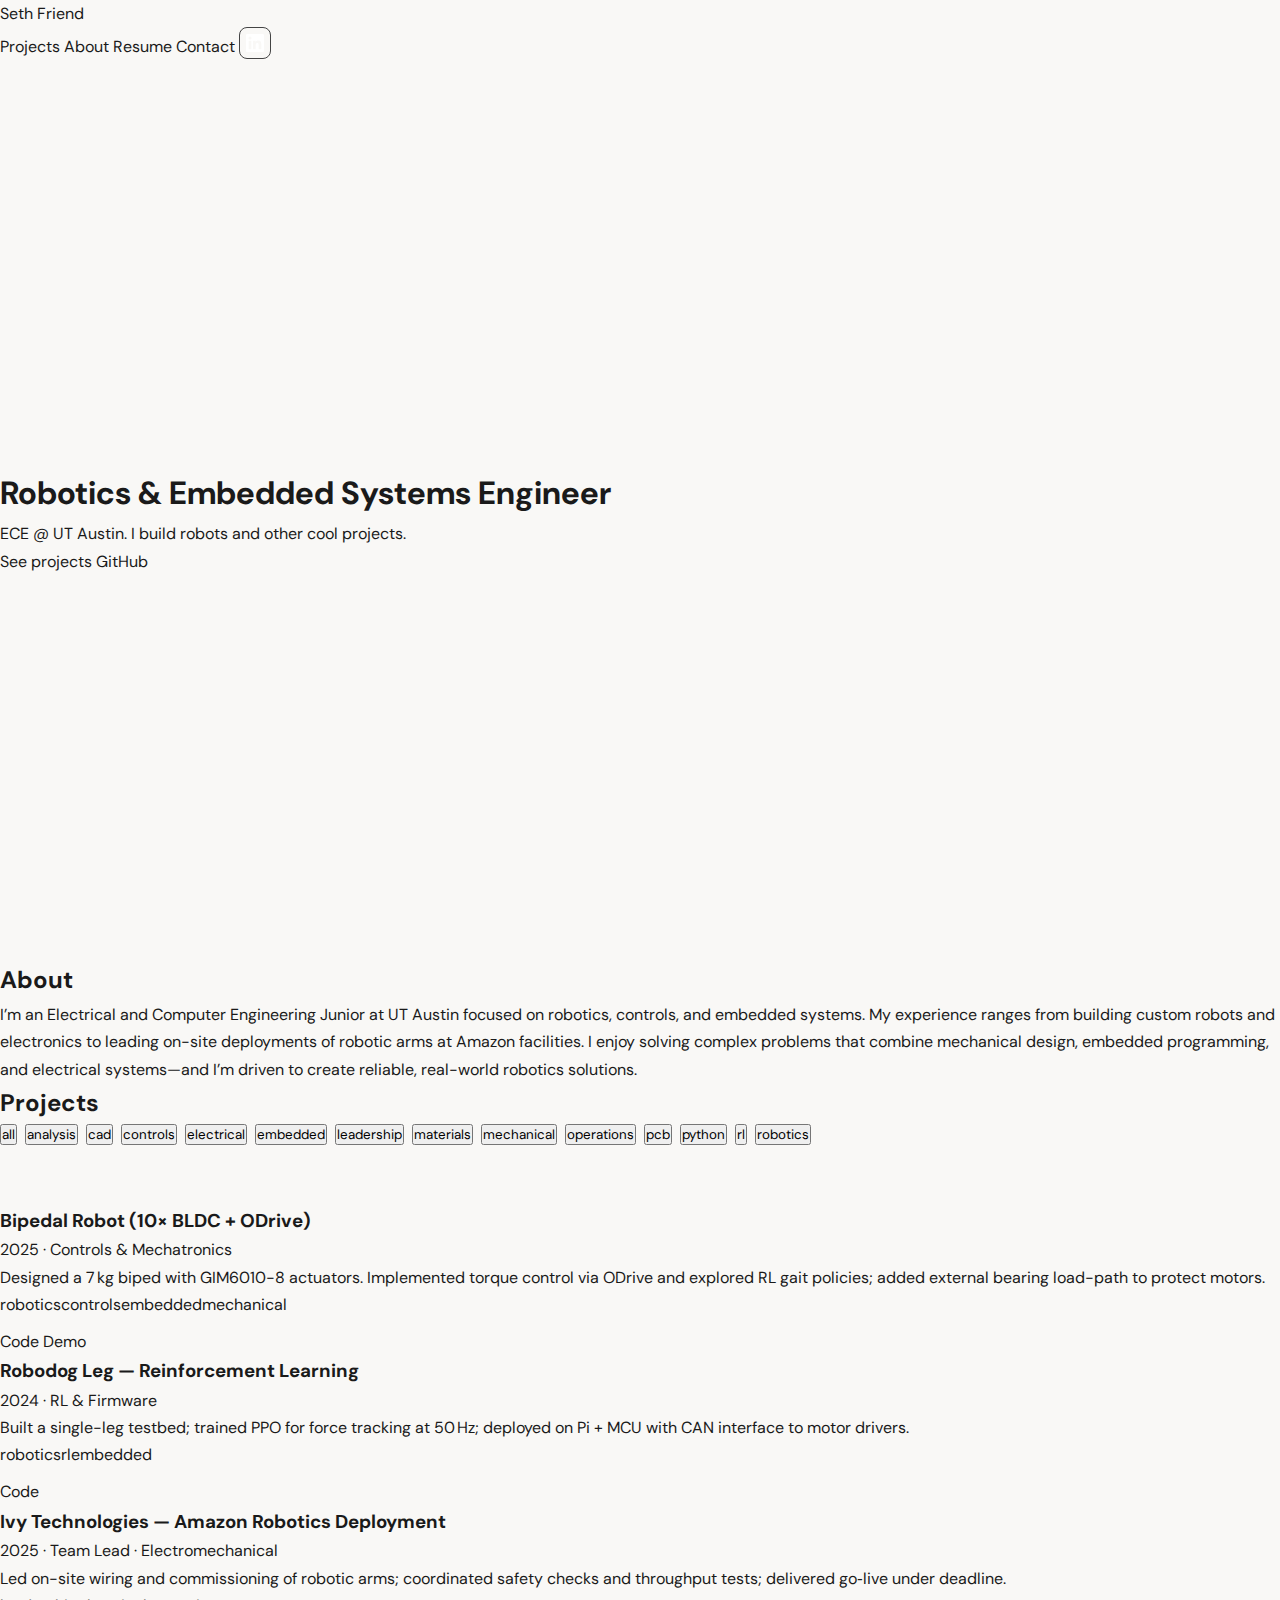
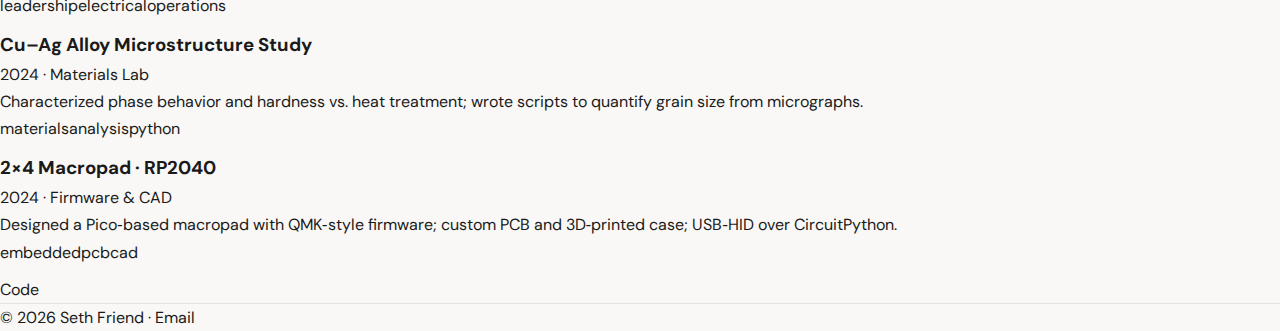
<file: index.html>
<!doctype html>
<html lang="en">
<head>
  <meta charset="utf-8">
  <meta name="viewport" content="width=device-width, initial-scale=1">
  <title>Seth Friend — Portfolio</title>
  <meta name="description" content="Portfolio of Seth Friend — robotics, controls, and embedded systems projects.">
  <link rel="stylesheet" href="css/styles.css">
  <link rel="icon" href="assets/favicon.png">
</head>
<body>
  <header>
    <div class="brand">Seth Friend</div>
    <nav>
      <a href="#projects">Projects</a>
      <a href="#about">About</a>
      <a href="seths_fall_2026_resume.pdf" target="_blank">Resume</a>
      <a href="mailto:seth@example.com">Contact</a>
<a href="https://www.linkedin.com/in/seth-friend2003" target="_blank" rel="noreferrer"
   style="display:inline-flex;align-items:center;justify-content:center;width:32px;height:32px;border:1px solid #444;border-radius:8px;color:#fff">
  <svg xmlns="http://www.w3.org/2000/svg" viewBox="0 0 24 24"
       width="18" height="18" aria-hidden="true" style="display:block;fill:currentColor">
    <path d="M22.225 0H1.771C.792 0 0 .774 0 1.729v20.542C0 23.225.792 24 1.771 24h20.454C23.2 24 24 23.225 24 22.271V1.729C24 .774 23.2 0 22.225 0zM7.119 20.452H3.56V9h3.559v11.452zM5.337 7.433a2.062 2.062 0 110-4.124 2.062 2.062 0 010 4.124zM20.447 20.452h-3.554V14.88c0-1.327-.027-3.037-1.852-3.037-1.853 0-2.137 1.447-2.137 2.939v5.67H9.351V9h3.414v1.561h.049c.477-.9 1.637-1.852 3.372-1.852 3.605 0 4.27 2.372 4.27 5.455v6.288z"/>
  </svg>
</a>
    </nav>
  </header>

  <section class="hero">
    <div>
      <h1>Robotics & Embedded Systems Engineer</h1>
      <p>ECE @ UT Austin. I build robots and other cool projects.</p>
      <div class="cta">
        <a class="btn" href="#projects">See projects</a>
        <a class="btn secondary" href="https://github.com/" target="_blank" rel="noreferrer">GitHub</a>
      </div>
    </div>
  </section>

  <section id="about">
    <h2>About</h2>
    <p>
      I’m an Electrical and Computer Engineering Junior at UT Austin focused on robotics, controls, and embedded systems. My experience ranges from building custom robots and electronics to leading on-site deployments of robotic arms at Amazon facilities. I enjoy solving complex problems that combine mechanical design, embedded programming, and electrical systems—and I’m driven to create reliable, real-world robotics solutions.
    </p>
  </section>

  <section id="projects">
    <h2>Projects</h2>
    <div class="filters" id="filters"></div>
    <div class="grid" id="projectGrid" aria-live="polite"></div>
  </section>

  <footer>
    <div>© <span id="year"></span> Seth Friend · <a href="mailto:friend.seth03@gmail.com">Email</a></div>
  </footer>

  <script>
    const grid = document.getElementById('projectGrid');
    const filtersEl = document.getElementById('filters');
    const state = { tag:null, data:[] };

    // Detect GitHub Pages project site base ("/<repo>") or user site ("/")
    const repo = (location.hostname.endsWith('github.io') ? location.pathname.split('/')[1] : '').trim();
    const BASE = repo ? `/${repo}` : '';
    const CANDIDATES = [
      `${BASE}/data/projects.json`,
      `${BASE}/projects.json`,
      'data/projects.json',
      'projects.json'
    ];

    async function loadProjects(urls){
      const errs = [];
      for (const u of urls){
        try{
          const r = await fetch(u, { cache: 'no-store' });
          if (!r.ok) throw new Error(`${r.status} ${r.statusText}`);
          const j = await r.json();
          console.log('Loaded projects from:', u);
          return j;
        }catch(e){
          errs.push(`${u} → ${e.message}`);
          console.warn('Failed:', u, e.message);
        }
      }
      throw new Error(errs.join('\n'));
    }

    function render(){
      grid.innerHTML = '';
      const items = state.data.filter(p => !state.tag || (p.tags||[]).includes(state.tag));
      if (!items.length){
        grid.innerHTML = '<p style="color:#888">No projects found.</p>';
        return;
      }
      for (const p of items){
        const card = document.createElement('article');
        card.className = 'card';
        card.innerHTML = `
  <h3>${p.title}</h3>
   ${p.image ? `<img src="${p.image}" alt="${p.title}" style="width:100%; border-radius:10px; margin-bottom:10px;">` : ""}
  <div class="meta">${p.when} · ${p.role}</div>
  <p>${p.summary}</p>
  <div class="chips">${p.tags.map(t=>`<span class="chip">${t}</span>`).join('')}</div>
  <div class="project-links" style="margin-top:10px;">
    ${p.links.github? `<a href="${p.links.github}" target="_blank" rel="noreferrer">Code</a>`:''}
    ${p.page ? `<a href="${p.page}">Read more</a>` : ""}
    ${p.links.demo? `<a href="${p.links.demo}" target="_blank" rel="noreferrer">Demo</a>`:''}
    ${p.links.report? `<a href="${p.links.report}" target="_blank" rel="noreferrer">Docs</a>`:''}
  </div>
`;
        grid.appendChild(card);
      }
    }

    function renderFilters(){
      const all = new Set();
      state.data.forEach(p => (p.tags||[]).forEach(t => all.add(t)));
      const tags = ['all', ...Array.from(all).sort()];
      filtersEl.innerHTML = tags.map(tag =>
        `<button class="filter${(state.tag===null && tag==='all') || state.tag===tag ? ' active' : ''}" data-t="${tag}">${tag}</button>`
      ).join('');
      filtersEl.onclick = (e) => {
        if (!e.target.matches('button')) return;
        const t = e.target.getAttribute('data-t');
        state.tag = (t === 'all') ? null : t;
        renderFilters(); render();
      };
    }

    loadProjects(CANDIDATES)
      .then(d => { state.data = d.projects || []; renderFilters(); render(); })
      .catch(err => {
        console.error('Could not load projects.json\n' + err.message);
        grid.innerHTML = '<div class="card" style="border-color:#e66"><h3>Could not load projects.json</h3><p>Check the file path and name.</p></div>';
      });

    document.getElementById('year').textContent = new Date().getFullYear();
  </script>

</body>
</html>
</file>
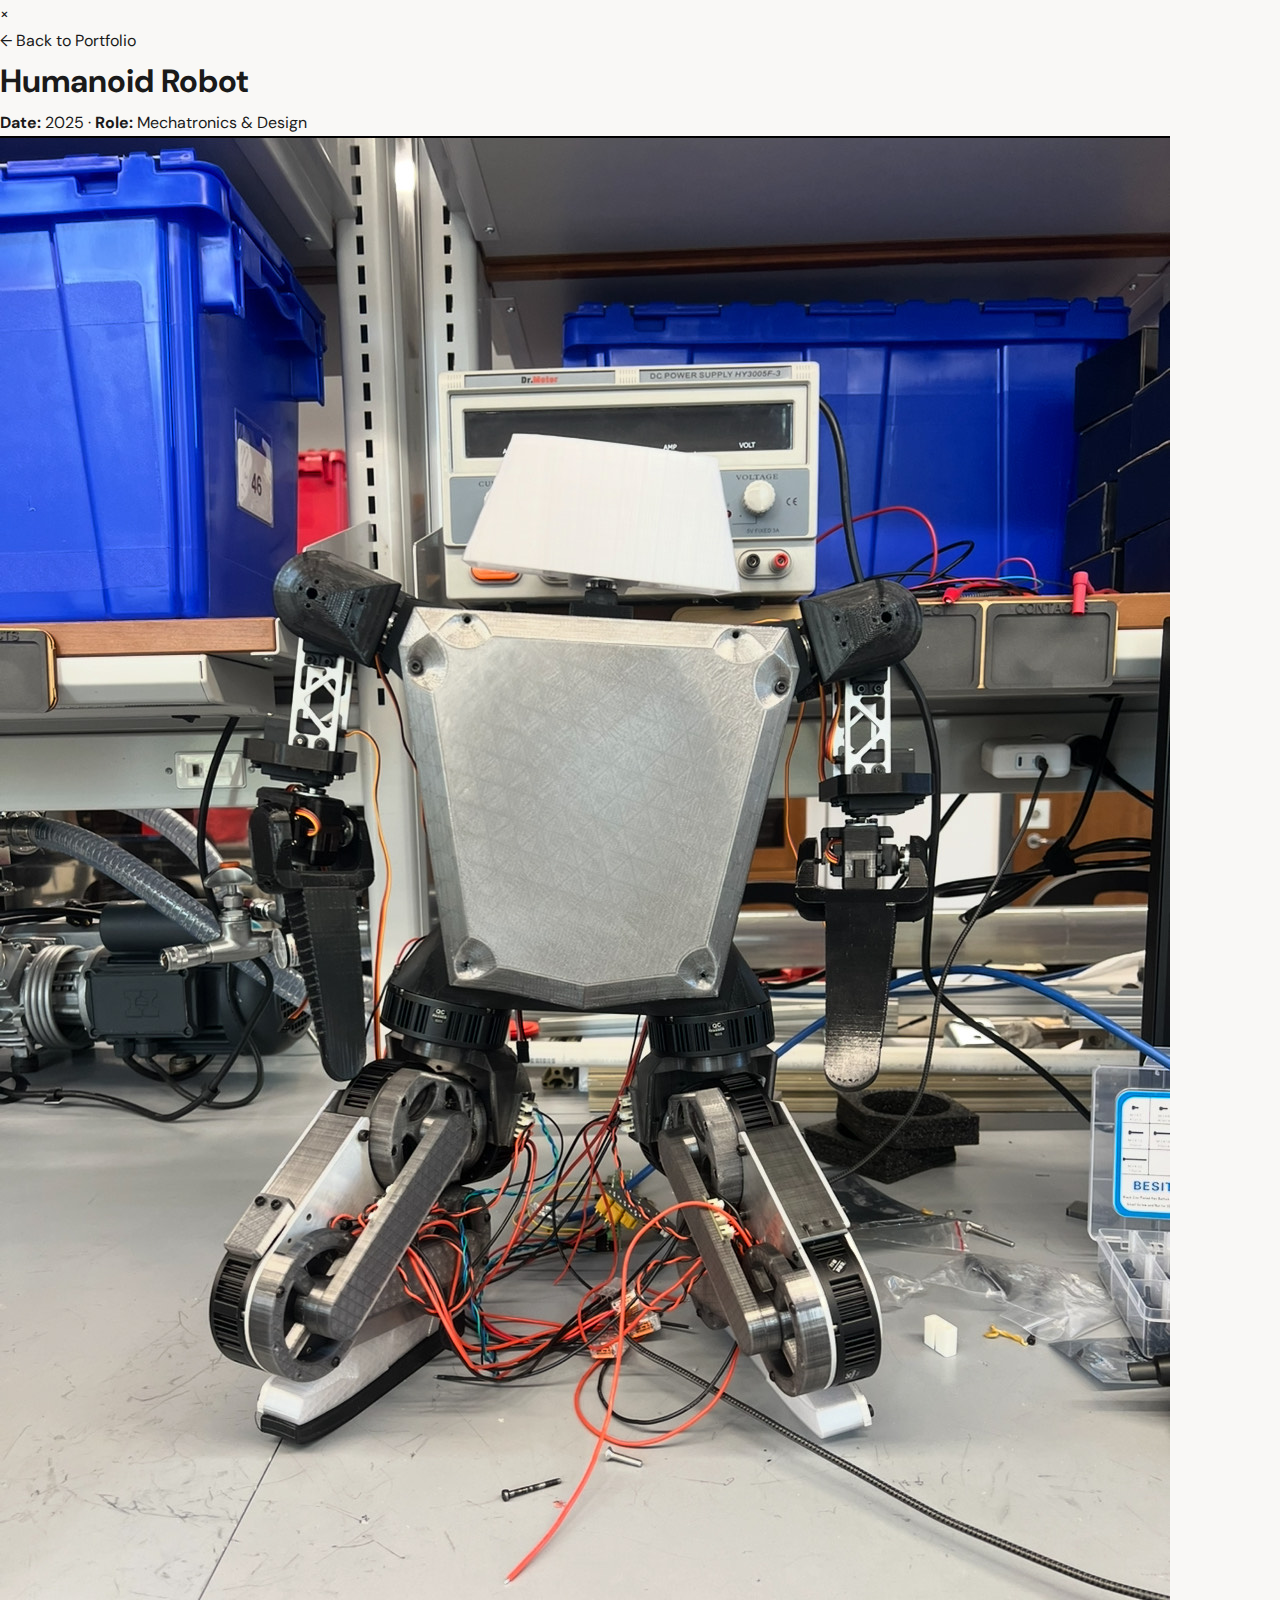
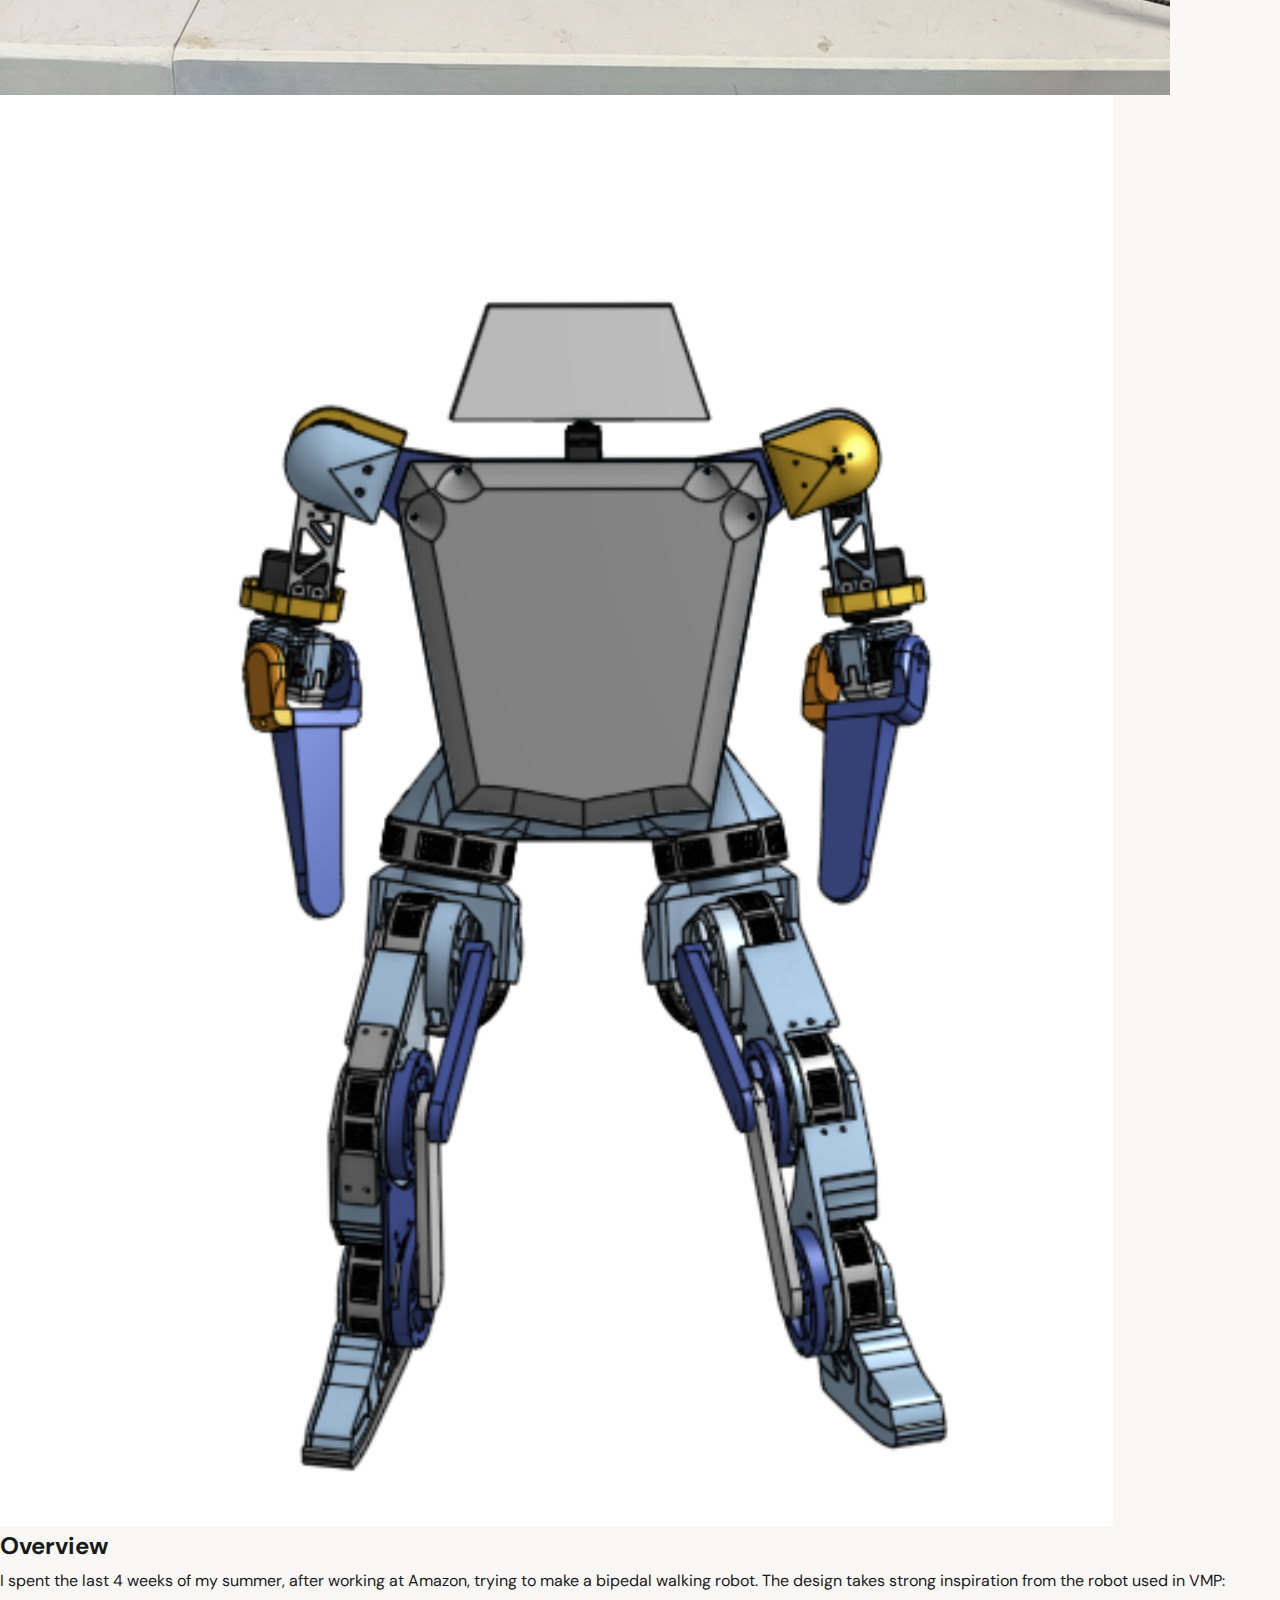
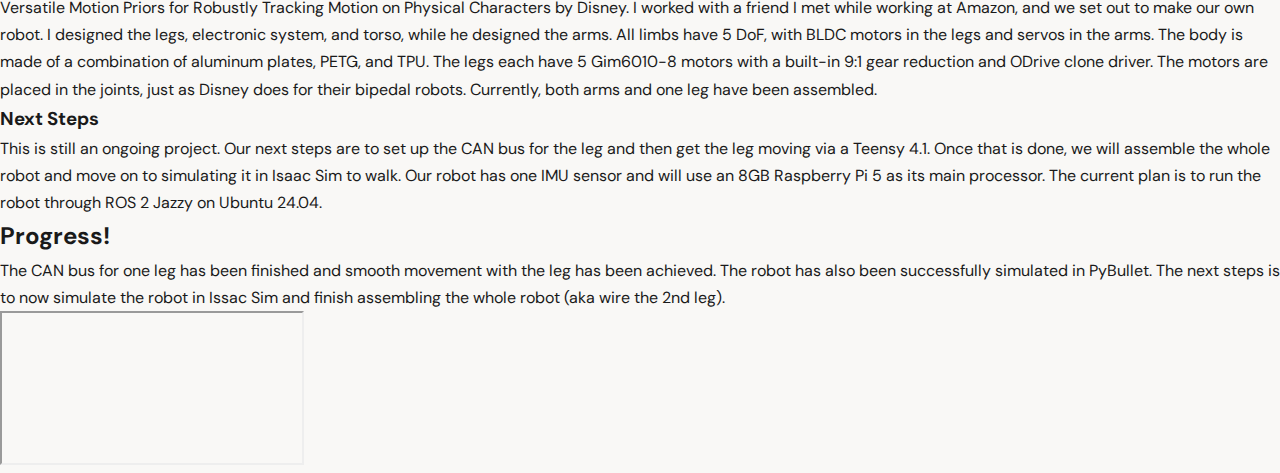
<file: projects/bipedal-robot.html>
<!doctype html>
<html lang="en">
<head>
  <meta charset="utf-8">
  <meta name="viewport" content="width=device-width, initial-scale=1">
  <title>Humanoid Robot — Seth Friend</title>
  <link rel="stylesheet" href="../css/styles.css">
</head>
  <div id="lightbox" class="lightbox" onclick="closeLightbox()">
  <span class="close">&times;</span>
  <img class="lightbox-content" id="lightbox-img">
  <div id="lightbox-caption"></div>
</div>

<body>
  <header><a href="../index.html">← Back to Portfolio</a></header>
  <main>
    <h1>Humanoid Robot</h1>
    <p><strong>Date:</strong> 2025 · <strong>Role:</strong> Mechatronics & Design</p>


</div>
           <div class="photo-row">
  <img src="../pictures/IMG_5398.jpeg" alt="First Build" class="project-photo" onclick="openLightbox(this)">
  <img src="../pictures/Screenshot 2025-08-28 161355.png" alt="CAD" class="project-photo" onclick="openLightbox(this)">
</div>
    <!-- <img class="responsive" src="../assets/handheld.jpg" alt="Handheld console"> -->
    <h2>Overview</h2>
    <p>
     I spent the last 4 weeks of my summer, after working at Amazon, trying to make a bipedal walking robot. The design takes strong inspiration from the robot used in VMP: Versatile Motion Priors for Robustly Tracking Motion on Physical Characters by Disney. I worked with a friend I met while working at Amazon, and we set out to make our own robot. I designed the legs, electronic system, and torso, while he designed the arms. All limbs have 5 DoF, with BLDC motors in the legs and servos in the arms. The body is made of a combination of aluminum plates, PETG, and TPU. The legs each have 5 Gim6010-8 motors with a built-in 9:1 gear reduction and ODrive clone driver. The motors are placed in the joints, just as Disney does for their bipedal robots. Currently, both arms and one leg have been assembled.
    <h3>Next Steps</h3>

      <p>
   This is still an ongoing project. Our next steps are to set up the CAN bus for the leg and then get the leg moving via a Teensy 4.1. Once that is done, we will assemble the whole robot and move on to simulating it in Isaac Sim to walk. Our robot has one IMU sensor and will use an 8GB Raspberry Pi 5 as its main processor. The current plan is to run the robot through ROS 2 Jazzy on Ubuntu 24.04.
  </p>
<h2>Progress!</h2>
          <p>
       The CAN bus for one leg has been finished and smooth movement with the leg has been achieved. The robot has also been successfully simulated in PyBullet. The next steps is to now simulate the robot in Issac Sim and finish assembling the whole robot (aka wire the 2nd leg). 
      
    </p>
     <div class="video-row">
    <div class="video">
      <iframe src="https://youtube.com/embed/x8Zw8PzQm84" allowfullscreen></iframe>
    </div>
  </div>
  </main>
</body>
</html>

<script>
function openLightbox(img) {
  document.getElementById("lightbox").style.display = "flex";
  document.getElementById("lightbox-img").src = img.src;
  document.getElementById("lightbox-caption").innerText = img.alt;
}

function closeLightbox() {
  document.getElementById("lightbox").style.display = "none";
}
</script>
</file>
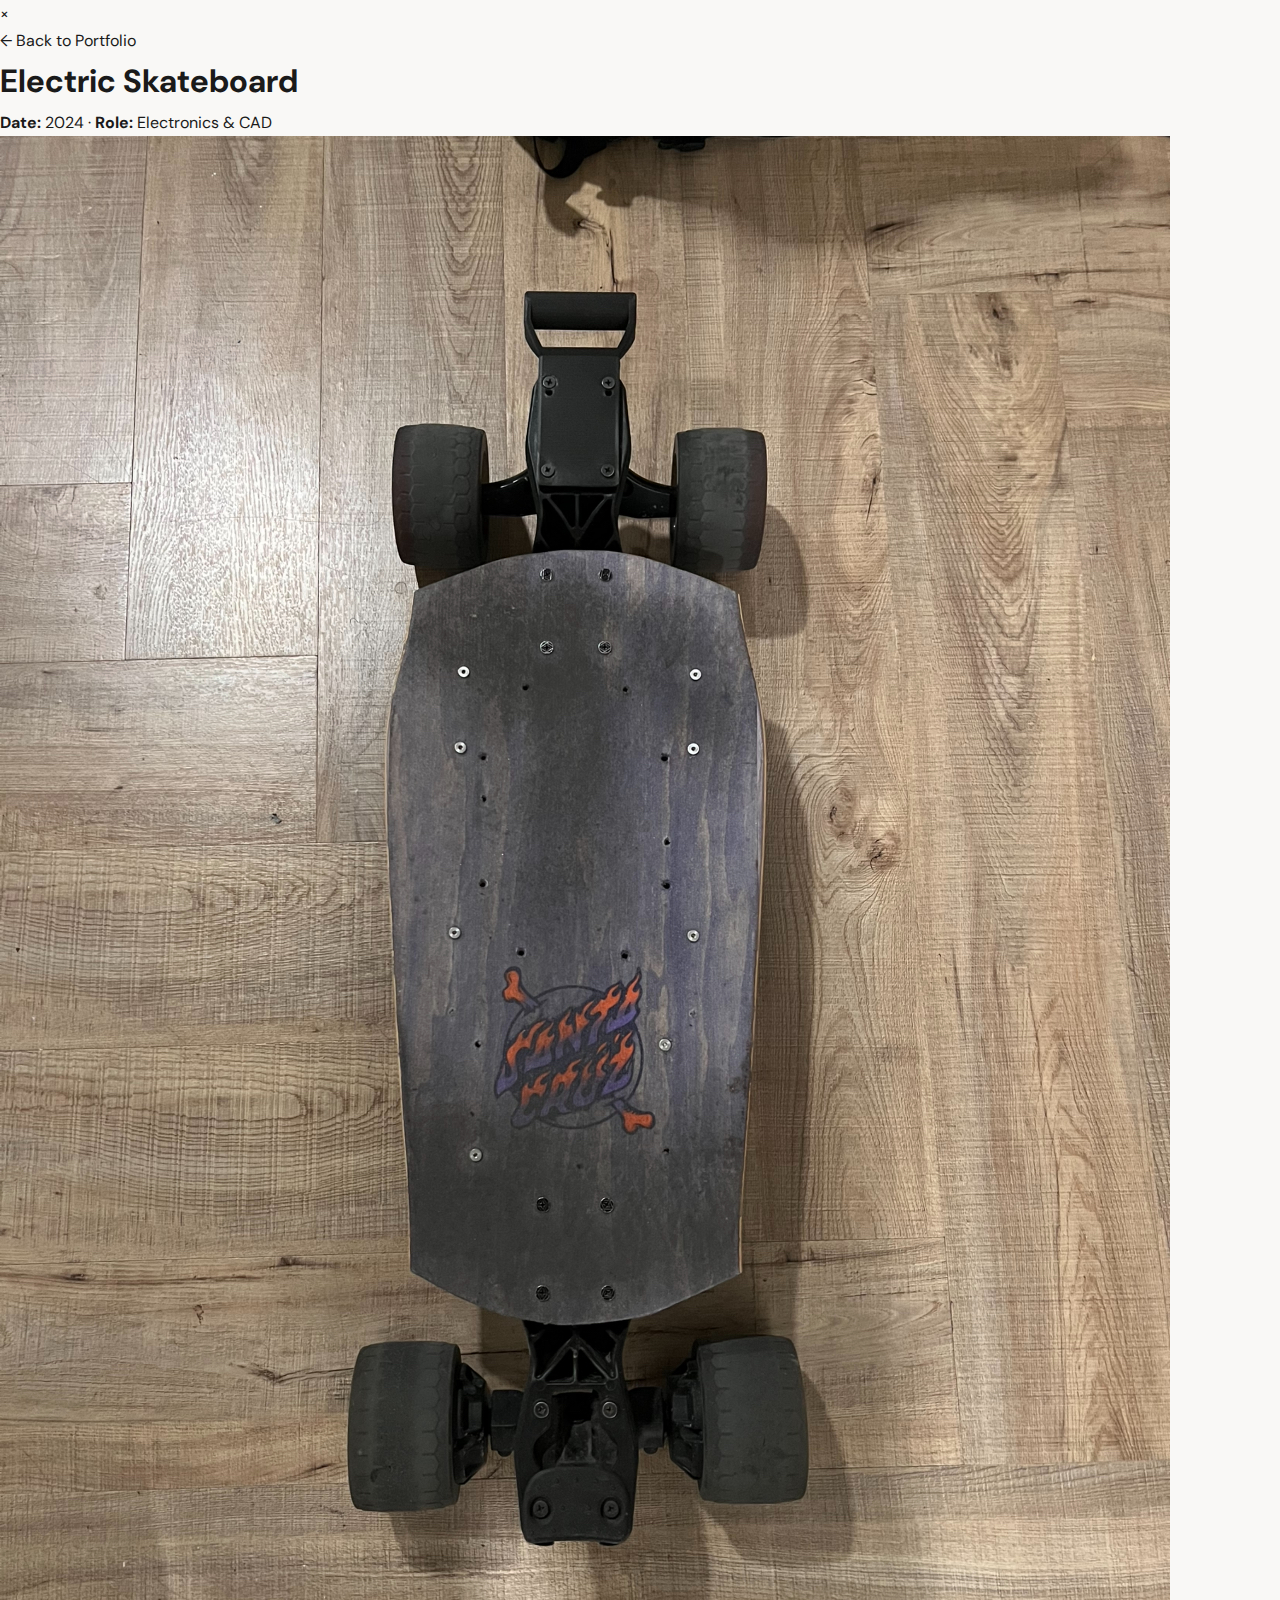
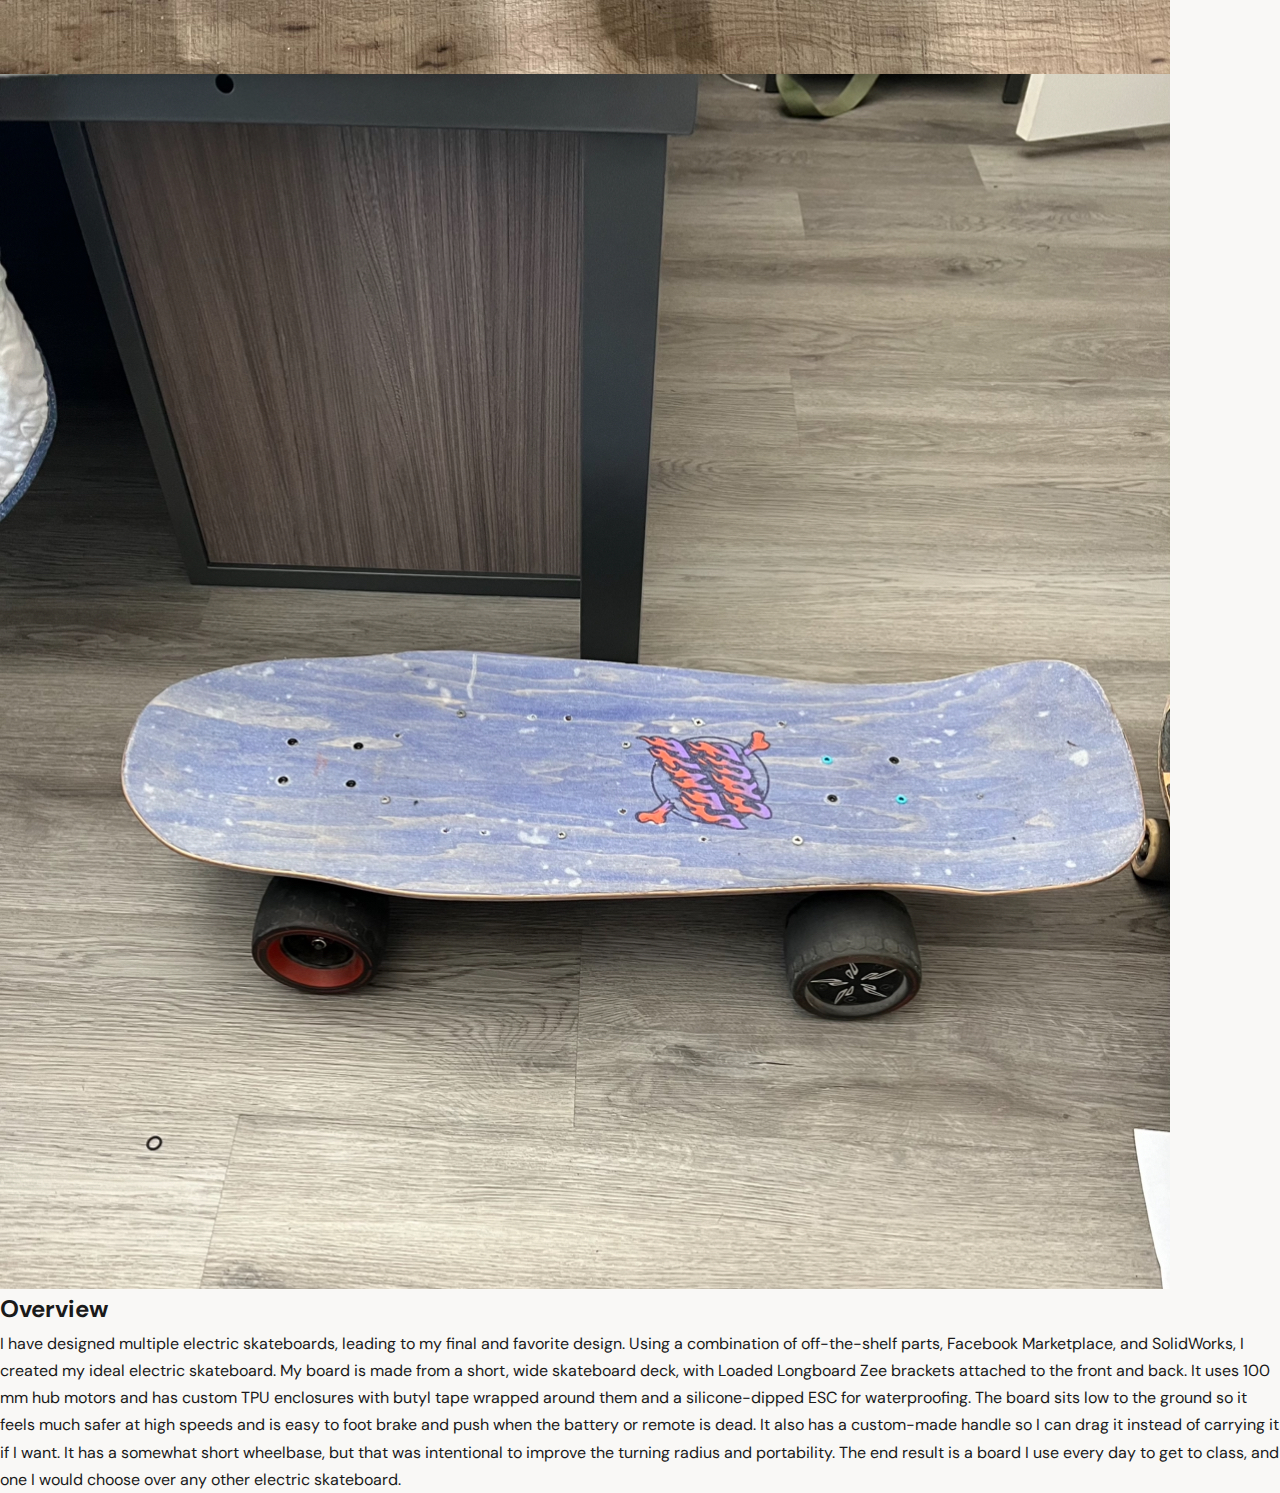
<file: projects/electricskateboard.html>
<!doctype html>
<html lang="en">
<head>
  <meta charset="utf-8">
  <meta name="viewport" content="width=device-width, initial-scale=1">
  <title>Electric Skateboard</title>
  <link rel="stylesheet" href="../css/styles.css">
</head>
  <div id="lightbox" class="lightbox" onclick="closeLightbox()">
  <span class="close">&times;</span>
  <img class="lightbox-content" id="lightbox-img">
  <div id="lightbox-caption"></div>
</div>

<body>
  <header><a href="../index.html">← Back to Portfolio</a></header>
  <main>
    <h1>Electric Skateboard</h1>
    <p><strong>Date:</strong> 2024 · <strong>Role:</strong> Electronics & CAD</p>


</div>
           <div class="photo-row">
  <img src="../pictures/IMG_4879.jpg" alt="Final Version" class="project-photo" onclick="openLightbox(this)">
  <img src="../pictures/IMG_4880.jpg" alt="Protype" class="project-photo" onclick="openLightbox(this)">
</div>
    <!-- <img class="responsive" src="../assets/handheld.jpg" alt="Handheld console"> -->
    <h2>Overview</h2>
    <p>
    I have designed multiple electric skateboards, leading to my final and favorite design. Using a combination of off-the-shelf parts, Facebook Marketplace, and SolidWorks, I created my ideal electric skateboard. My board is made from a short, wide skateboard deck, with Loaded Longboard Zee brackets attached to the front and back. It uses 100 mm hub motors and has custom TPU enclosures with butyl tape wrapped around them and a silicone-dipped ESC for waterproofing.

The board sits low to the ground so it feels much safer at high speeds and is easy to foot brake and push when the battery or remote is dead. It also has a custom-made handle so I can drag it instead of carrying it if I want. It has a somewhat short wheelbase, but that was intentional to improve the turning radius and portability. The end result is a board I use every day to get to class, and one I would choose over any other electric skateboard.
    </p>
      
    </p>
  </main>
</body>
</html>

<script>
function openLightbox(img) {
  document.getElementById("lightbox").style.display = "flex";
  document.getElementById("lightbox-img").src = img.src;
  document.getElementById("lightbox-caption").innerText = img.alt;
}

function closeLightbox() {
  document.getElementById("lightbox").style.display = "none";
}
</script>
</file>
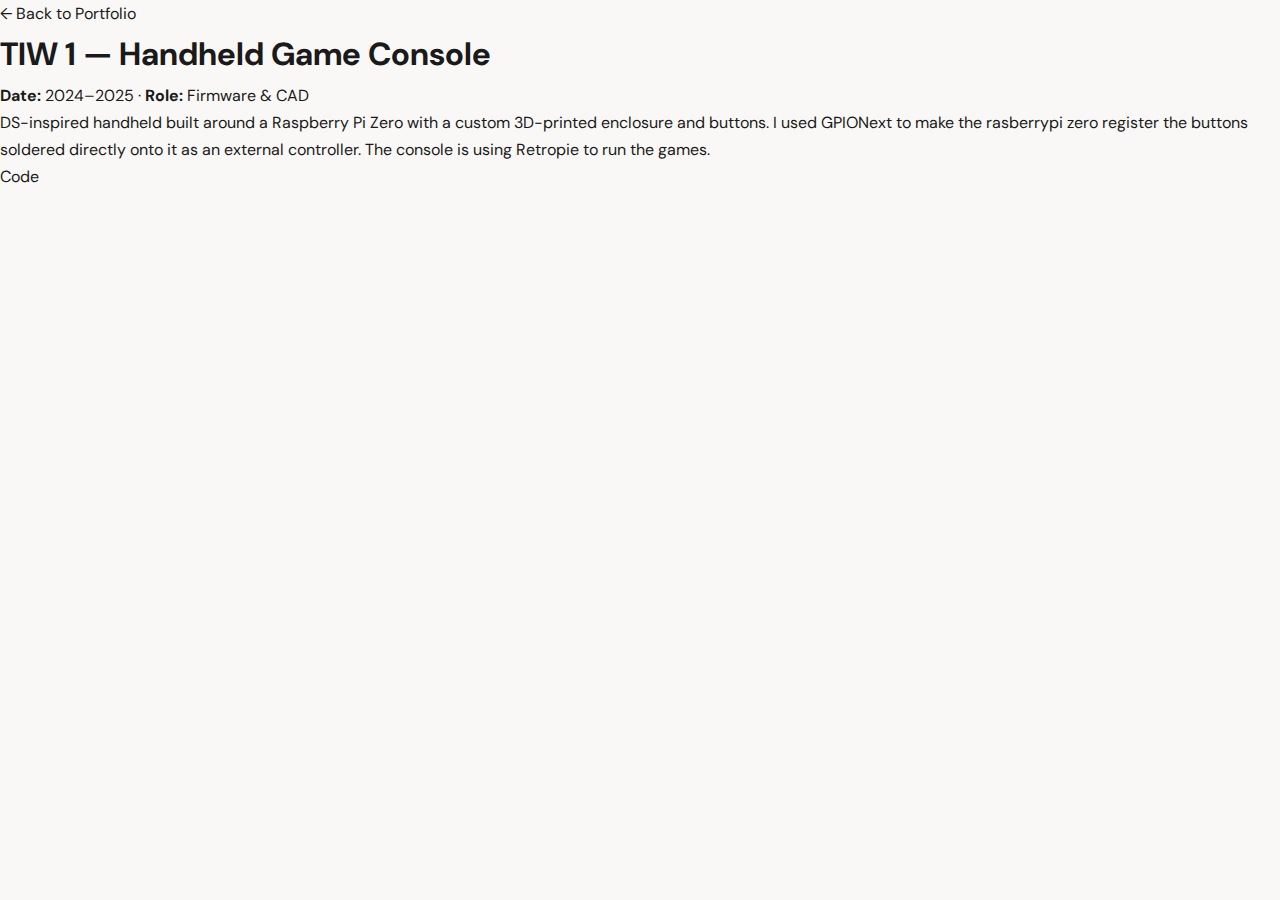
<file: projects/handheld-console.html>
<!doctype html>
<html lang="en">
<head>
  <meta charset="utf-8">
  <meta name="viewport" content="width=device-width, initial-scale=1">
  <title>Handheld Console — Seth Friend</title>
  <link rel="stylesheet" href="../css/styles.css">
</head>
<body>
  <header><a href="../index.html">← Back to Portfolio</a></header>
  <main>
    <h1>TIW 1 — Handheld Game Console</h1>
    <p><strong>Date:</strong> 2024–2025 · <strong>Role:</strong> Firmware & CAD</p>
    <!-- <img class="responsive" src="../assets/handheld.jpg" alt="Handheld console"> -->
    <p>
      DS-inspired handheld built around a Raspberry Pi Zero with a custom 3D-printed enclosure and buttons. I used GPIONext to make the rasberrypi zero register the buttons soldered directly onto it as an external controller. The console is using Retropie to run the games.
    </p>

      <a href="https://github.com/yourusername/handheld-console" target="_blank" rel="noreferrer">Code</a>
    </p>
  </main>
</body>
</html>
</file>
<file: css/styles.css>
/* === FONTS === */
@import url('https://fonts.googleapis.com/css2?family=DM+Serif+Display:ital@0;1&family=DM+Sans:opsz,wght@9..40,300;9..40,400;9..40,500&display=swap');

/* === CUSTOM PROPERTIES === */
:root {
  --bg: #f9f8f6;
  --surface: #f1f0ee;
  --text: #1a1a1a;
  --muted: #6b6b6b;
  --divider: #e4e2de;
  --serif: 'DM Serif Display', Georgia, serif;
  --sans: 'DM Sans', system-ui, -apple-system, sans-serif;
  --maxw: 1100px;
  --px: clamp(24px, 5vw, 64px);
}

/* === RESET === */
*, *::before, *::after { box-sizing: border-box; margin: 0; padding: 0; }
html { scroll-behavior: smooth; }
img { display: block; max-width: 100%; }
button { font-family: var(--sans); }
a { color: inherit; text-decoration: none; }

/* === BASE === */
body {
  background: var(--bg);
  color: var(--text);
  font-family: var(--sans);
  font-size: 16px;
  line-height: 1.7;
  -webkit-font-smoothing: antialiased;
  -moz-osx-font-smoothing: grayscale;
}

/* === NAV === */
#nav {
  position: fixed;
  top: 0;
  left: 0;
  right: 0;
  z-index: 100;
  transition: background 0.3s ease, border-color 0.3s ease;
  border-bottom: 1px solid transparent;
}

#nav.scrolled {
  background: rgba(249, 248, 246, 0.9);
  backdrop-filter: blur(16px);
  -webkit-backdrop-filter: blur(16px);
  border-bottom-color: var(--divider);
}

.nav-inner {
  max-width: var(--maxw);
  margin: 0 auto;
  padding: 22px var(--px);
  display: flex;
  align-items: center;
  justify-content: space-between;
}

.nav-brand {
  font-family: var(--serif);
  font-size: 18px;
  letter-spacing: -0.01em;
  color: var(--text);
}

.nav-links {
  display: flex;
  align-items: center;
  gap: 36px;
}

.nav-links a {
  font-size: 14px;
  color: var(--muted);
  transition: color 0.2s;
}

.nav-links a:hover { color: var(--text); }

.nav-resume {
  color: var(--text) !important;
  font-weight: 500;
}

.nav-toggle {
  display: none;
  flex-direction: column;
  justify-content: center;
  gap: 5px;
  background: none;
  border: none;
  cursor: pointer;
  padding: 4px;
  z-index: 101;
}

.nav-toggle span {
  display: block;
  width: 22px;
  height: 1.5px;
  background: var(--text);
  transition: transform 0.3s ease, opacity 0.3s ease;
  transform-origin: center;
}

.nav-toggle.open span:nth-child(1) { transform: translateY(6.5px) rotate(45deg); }
.nav-toggle.open span:nth-child(2) { opacity: 0; }
.nav-toggle.open span:nth-child(3) { transform: translateY(-6.5px) rotate(-45deg); }

/* === HERO === */
.hero {
  min-height: 100vh;
  display: flex;
  align-items: center;
  padding: 100px 0 80px;
}

.hero-inner {
  max-width: var(--maxw);
  margin: 0 auto;
  padding: 0 var(--px);
  display: grid;
  grid-template-columns: 1fr 1fr;
  gap: 80px;
  align-items: center;
  width: 100%;
}

@keyframes heroFadeUp {
  from { opacity: 0; transform: translateY(22px); }
  to   { opacity: 1; transform: none; }
}

.hero-text {
  animation: heroFadeUp 0.75s ease both;
}

.hero-image-wrap {
  animation: heroFadeUp 0.75s 0.15s ease both;
}

.hero-headline {
  font-family: var(--serif);
  font-size: clamp(38px, 4.5vw, 68px);
  font-weight: 400;
  line-height: 1.1;
  margin-bottom: 20px;
}

.hero-headline em {
  font-style: italic;
  color: var(--muted);
}

.hero-sub {
  color: var(--muted);
  font-size: 17px;
  max-width: 400px;
  margin-bottom: 36px;
}

.hero-cta {
  display: flex;
  gap: 12px;
  flex-wrap: wrap;
}

.btn-primary {
  display: inline-block;
  background: var(--text);
  color: var(--bg);
  padding: 12px 26px;
  border-radius: 6px;
  font-size: 14px;
  font-weight: 500;
  letter-spacing: 0.01em;
  transition: opacity 0.2s;
}

.btn-primary:hover { opacity: 0.75; }

.btn-secondary {
  display: inline-block;
  color: var(--text);
  padding: 12px 26px;
  border-radius: 6px;
  font-size: 14px;
  font-weight: 500;
  border: 1px solid var(--divider);
  transition: border-color 0.2s;
}

.btn-secondary:hover { border-color: var(--text); }

.hero-image-wrap {
  overflow: hidden;
  border-radius: 16px;
}

.hero-image-wrap img {
  width: 100%;
  aspect-ratio: 4 / 5;
  object-fit: cover;
  display: block;
}

/* === SECTION WRAPPER === */
.section-inner {
  max-width: var(--maxw);
  margin: 0 auto;
  padding: 120px var(--px);
}

.section-title {
  font-family: var(--serif);
  font-size: clamp(28px, 3.5vw, 40px);
  font-weight: 400;
  line-height: 1.2;
  margin-bottom: 40px;
}

/* === FILTERS === */
.filters {
  display: flex;
  gap: 8px;
  flex-wrap: wrap;
  margin-bottom: 60px;
}

.filter-pill {
  background: transparent;
  border: 1px solid var(--divider);
  color: var(--muted);
  padding: 6px 16px;
  border-radius: 999px;
  font-size: 12px;
  letter-spacing: 0.05em;
  cursor: pointer;
  transition: background 0.2s, color 0.2s, border-color 0.2s;
}

.filter-pill:hover {
  border-color: var(--text);
  color: var(--text);
}

.filter-pill.active {
  background: var(--text);
  color: var(--bg);
  border-color: var(--text);
}

/* === FEATURED CARDS === */
.featured-card {
  display: grid;
  grid-template-columns: 1fr 1fr;
  gap: 80px;
  align-items: center;
  padding: 72px 0;
  border-top: 1px solid var(--divider);
  cursor: pointer;
}

.featured-card:last-of-type {
  border-bottom: 1px solid var(--divider);
  margin-bottom: 80px;
}

.featured-card--reverse .featured-image { order: 2; }
.featured-card--reverse .featured-text  { order: 1; }

.featured-image {
  overflow: hidden;
  border-radius: 12px;
}

.featured-image img {
  width: 100%;
  aspect-ratio: 4 / 3;
  object-fit: cover;
  transition: transform 0.55s ease;
}

.featured-card:hover .featured-image img { transform: scale(1.03); }

.card-meta {
  font-size: 11px;
  letter-spacing: 0.08em;
  text-transform: uppercase;
  color: var(--muted);
  margin-bottom: 12px;
}

.card-title {
  font-family: var(--serif);
  font-size: clamp(22px, 2.5vw, 30px);
  font-weight: 400;
  line-height: 1.2;
  margin-bottom: 14px;
}

.card-summary {
  font-size: 15px;
  color: var(--muted);
  line-height: 1.75;
  margin-bottom: 20px;
}

.card-tags {
  display: flex;
  gap: 6px;
  flex-wrap: wrap;
  margin-bottom: 28px;
}

.tag {
  font-size: 11px;
  letter-spacing: 0.05em;
  text-transform: uppercase;
  color: var(--muted);
  background: var(--surface);
  padding: 4px 10px;
  border-radius: 4px;
  border: 1px solid var(--divider);
}

.btn-text {
  background: none;
  border: none;
  padding: 0;
  color: var(--text);
  font-size: 14px;
  font-weight: 500;
  cursor: pointer;
  display: inline-flex;
  align-items: center;
  gap: 6px;
  transition: gap 0.2s;
}

.btn-text:hover { gap: 10px; }

/* === PROJECT GRID === */
.project-grid {
  display: grid;
  grid-template-columns: repeat(2, 1fr);
  gap: 20px;
}

.grid-card {
  background: var(--surface);
  border-radius: 12px;
  overflow: hidden;
  cursor: pointer;
  border: 1px solid var(--divider);
  transition: transform 0.25s ease, box-shadow 0.25s ease;
}

.grid-card:hover {
  transform: translateY(-5px);
  box-shadow: 0 12px 36px rgba(0,0,0,0.08);
}

.grid-card-img {
  overflow: hidden;
}

.grid-card-img img {
  width: 100%;
  aspect-ratio: 16 / 9;
  object-fit: cover;
  transition: transform 0.45s ease;
}

.grid-card:hover .grid-card-img img { transform: scale(1.04); }

.grid-card-body {
  padding: 20px 24px 28px;
}

.grid-card-body .card-meta { margin-bottom: 6px; }

.grid-card-body .card-title {
  font-size: 20px;
  margin-bottom: 10px;
}

.card-hook {
  font-size: 14px;
  color: var(--muted);
  line-height: 1.65;
  margin-bottom: 16px;
}

.no-results {
  color: var(--muted);
  font-size: 15px;
  padding: 40px 0;
  grid-column: 1 / -1;
}

/* === ABOUT === */
.about-section {
  border-top: 1px solid var(--divider);
}

.about-inner {
  max-width: var(--maxw);
  margin: 0 auto;
  padding: 120px var(--px);
}

.about-body {
  max-width: 640px;
}

.about-body p {
  font-size: 17px;
  color: var(--muted);
  line-height: 1.85;
  margin-bottom: 22px;
}

.about-tools {
  display: flex;
  gap: 16px;
  margin-top: 40px;
  padding-top: 32px;
  border-top: 1px solid var(--divider);
  flex-wrap: wrap;
}

.tools-label {
  font-size: 11px;
  letter-spacing: 0.08em;
  text-transform: uppercase;
  color: var(--muted);
  white-space: nowrap;
  padding-top: 2px;
  flex-shrink: 0;
}

.tools-list {
  font-size: 14px;
  color: var(--text);
  line-height: 1.7;
}

/* === CONTACT === */
.contact-section {
  border-top: 1px solid var(--divider);
}

.contact-inner {
  max-width: var(--maxw);
  margin: 0 auto;
  padding: 120px var(--px);
}

.contact-sub {
  font-size: 17px;
  color: var(--muted);
  max-width: 460px;
  margin-bottom: 52px;
  line-height: 1.75;
}

.contact-links {
  display: flex;
  flex-direction: column;
}

.contact-link {
  display: flex;
  align-items: center;
  justify-content: space-between;
  padding: 26px 0;
  border-bottom: 1px solid var(--divider);
  font-family: var(--serif);
  font-size: clamp(18px, 2.5vw, 26px);
  font-weight: 400;
  color: var(--text);
  transition: opacity 0.2s;
}

.contact-link:first-child { border-top: 1px solid var(--divider); }
.contact-link:hover { opacity: 0.45; }

.link-arrow {
  color: var(--muted);
  font-family: var(--sans);
  font-size: 18px;
}

/* === FOOTER === */
footer {
  border-top: 1px solid var(--divider);
}

.footer-inner {
  max-width: var(--maxw);
  margin: 0 auto;
  padding: 32px var(--px);
  display: flex;
  justify-content: space-between;
  align-items: center;
  font-size: 13px;
  color: var(--muted);
}

.footer-inner a { color: var(--muted); transition: color 0.2s; }
.footer-inner a:hover { color: var(--text); }

/* === MODAL === */
.modal {
  position: fixed;
  inset: 0;
  z-index: 200;
  pointer-events: none;
  visibility: hidden;
}

.modal.is-open {
  pointer-events: all;
  visibility: visible;
}

.modal-backdrop {
  position: absolute;
  inset: 0;
  background: rgba(26, 26, 26, 0.45);
  opacity: 0;
  transition: opacity 0.35s ease;
}

.modal.is-open .modal-backdrop { opacity: 1; }

.modal-sheet {
  position: absolute;
  bottom: 0;
  left: 0;
  right: 0;
  max-height: 92vh;
  background: var(--bg);
  border-radius: 20px 20px 0 0;
  overflow-y: auto;
  transform: translateY(100%);
  transition: transform 0.45s cubic-bezier(0.32, 0, 0.15, 1);
  -webkit-overflow-scrolling: touch;
}

.modal.is-open .modal-sheet { transform: translateY(0); }

.modal-handle {
  width: 40px;
  height: 4px;
  background: var(--divider);
  border-radius: 2px;
  margin: 16px auto 0;
}

.modal-close-row {
  display: flex;
  justify-content: flex-end;
  padding: 16px 32px 0;
  position: sticky;
  top: 0;
  background: var(--bg);
  z-index: 1;
}

.modal-close {
  background: var(--surface);
  border: 1px solid var(--divider);
  color: var(--text);
  width: 36px;
  height: 36px;
  border-radius: 50%;
  font-size: 13px;
  cursor: pointer;
  display: flex;
  align-items: center;
  justify-content: center;
  transition: background 0.2s;
  flex-shrink: 0;
}

.modal-close:hover { background: var(--divider); }

.modal-body {
  max-width: 780px;
  margin: 0 auto;
  padding: 40px 40px 80px;
}

.modal-project-header { margin-bottom: 36px; }

.modal-project-header .card-meta { margin-bottom: 12px; }

.modal-title {
  font-family: var(--serif);
  font-size: clamp(28px, 4vw, 42px);
  font-weight: 400;
  line-height: 1.15;
  margin-bottom: 16px;
}

.modal-gallery {
  display: flex;
  gap: 12px;
  overflow-x: auto;
  margin: 0 0 40px;
  padding-bottom: 8px;
  scrollbar-width: thin;
  scrollbar-color: var(--divider) transparent;
}

.modal-gallery::-webkit-scrollbar { height: 4px; }
.modal-gallery::-webkit-scrollbar-track { background: transparent; }
.modal-gallery::-webkit-scrollbar-thumb { background: var(--divider); border-radius: 2px; }

.modal-gallery img {
  height: 260px;
  width: auto;
  border-radius: 8px;
  flex-shrink: 0;
  object-fit: cover;
}

.modal-detail p {
  font-size: 16px;
  color: var(--muted);
  line-height: 1.85;
  margin-bottom: 20px;
}

.detail-heading {
  font-family: var(--serif);
  font-size: 21px;
  font-weight: 400;
  color: var(--text);
  margin: 36px 0 14px;
}

.embed-wrap {
  position: relative;
  aspect-ratio: 16 / 9;
  margin: 32px 0;
}

.embed-wrap iframe {
  position: absolute;
  inset: 0;
  width: 100%;
  height: 100%;
  border: 0;
  border-radius: 8px;
}

.modal-videos {
  display: flex;
  flex-direction: column;
  gap: 16px;
  margin: 32px 0 0;
}

.video-wrap {
  position: relative;
  aspect-ratio: 16 / 9;
}

.video-wrap iframe {
  position: absolute;
  inset: 0;
  width: 100%;
  height: 100%;
  border: 0;
  border-radius: 8px;
}

/* === SCROLL REVEAL === */
.reveal {
  opacity: 0;
  transform: translateY(20px);
  transition: opacity 0.6s ease, transform 0.6s ease;
}

.reveal.visible {
  opacity: 1;
  transform: none;
}

/* === MOBILE === */
@media (max-width: 780px) {
  .nav-toggle { display: flex; }

  .nav-links {
    position: fixed;
    top: 0;
    right: 0;
    bottom: 0;
    width: 240px;
    background: var(--bg);
    border-left: 1px solid var(--divider);
    flex-direction: column;
    align-items: flex-start;
    gap: 0;
    padding: 80px 32px 40px;
    z-index: 99;
    transform: translateX(100%);
    transition: transform 0.3s ease;
  }

  .nav-links.open { transform: translateX(0); }

  .nav-links a {
    font-size: 17px;
    padding: 14px 0;
    width: 100%;
    border-bottom: 1px solid var(--divider);
    color: var(--text);
  }

  .hero {
    padding: 80px 0 60px;
    min-height: auto;
    align-items: flex-start;
  }

  .hero-inner {
    grid-template-columns: 1fr;
    gap: 36px;
    padding-top: 20px;
  }

  .hero-image-wrap { order: -1; }

  .hero-image-wrap img { aspect-ratio: 3 / 2; }

  .featured-card {
    grid-template-columns: 1fr;
    gap: 24px;
    padding: 48px 0;
  }

  .featured-card--reverse .featured-image { order: unset; }
  .featured-card--reverse .featured-text  { order: unset; }

  .project-grid { grid-template-columns: 1fr; }

  .section-inner { padding: 80px var(--px); }

  .about-inner { padding: 80px var(--px); }

  .contact-inner { padding: 80px var(--px); }

  .modal-body { padding: 32px 24px 64px; }

  .modal-gallery img { height: 200px; }

  .contact-link { font-size: 17px; }
}

@media (max-width: 480px) {
  .hero-headline { font-size: clamp(34px, 9vw, 48px); }
  .hero-cta { flex-direction: column; }
  .btn-primary, .btn-secondary { text-align: center; }
}
</file>
